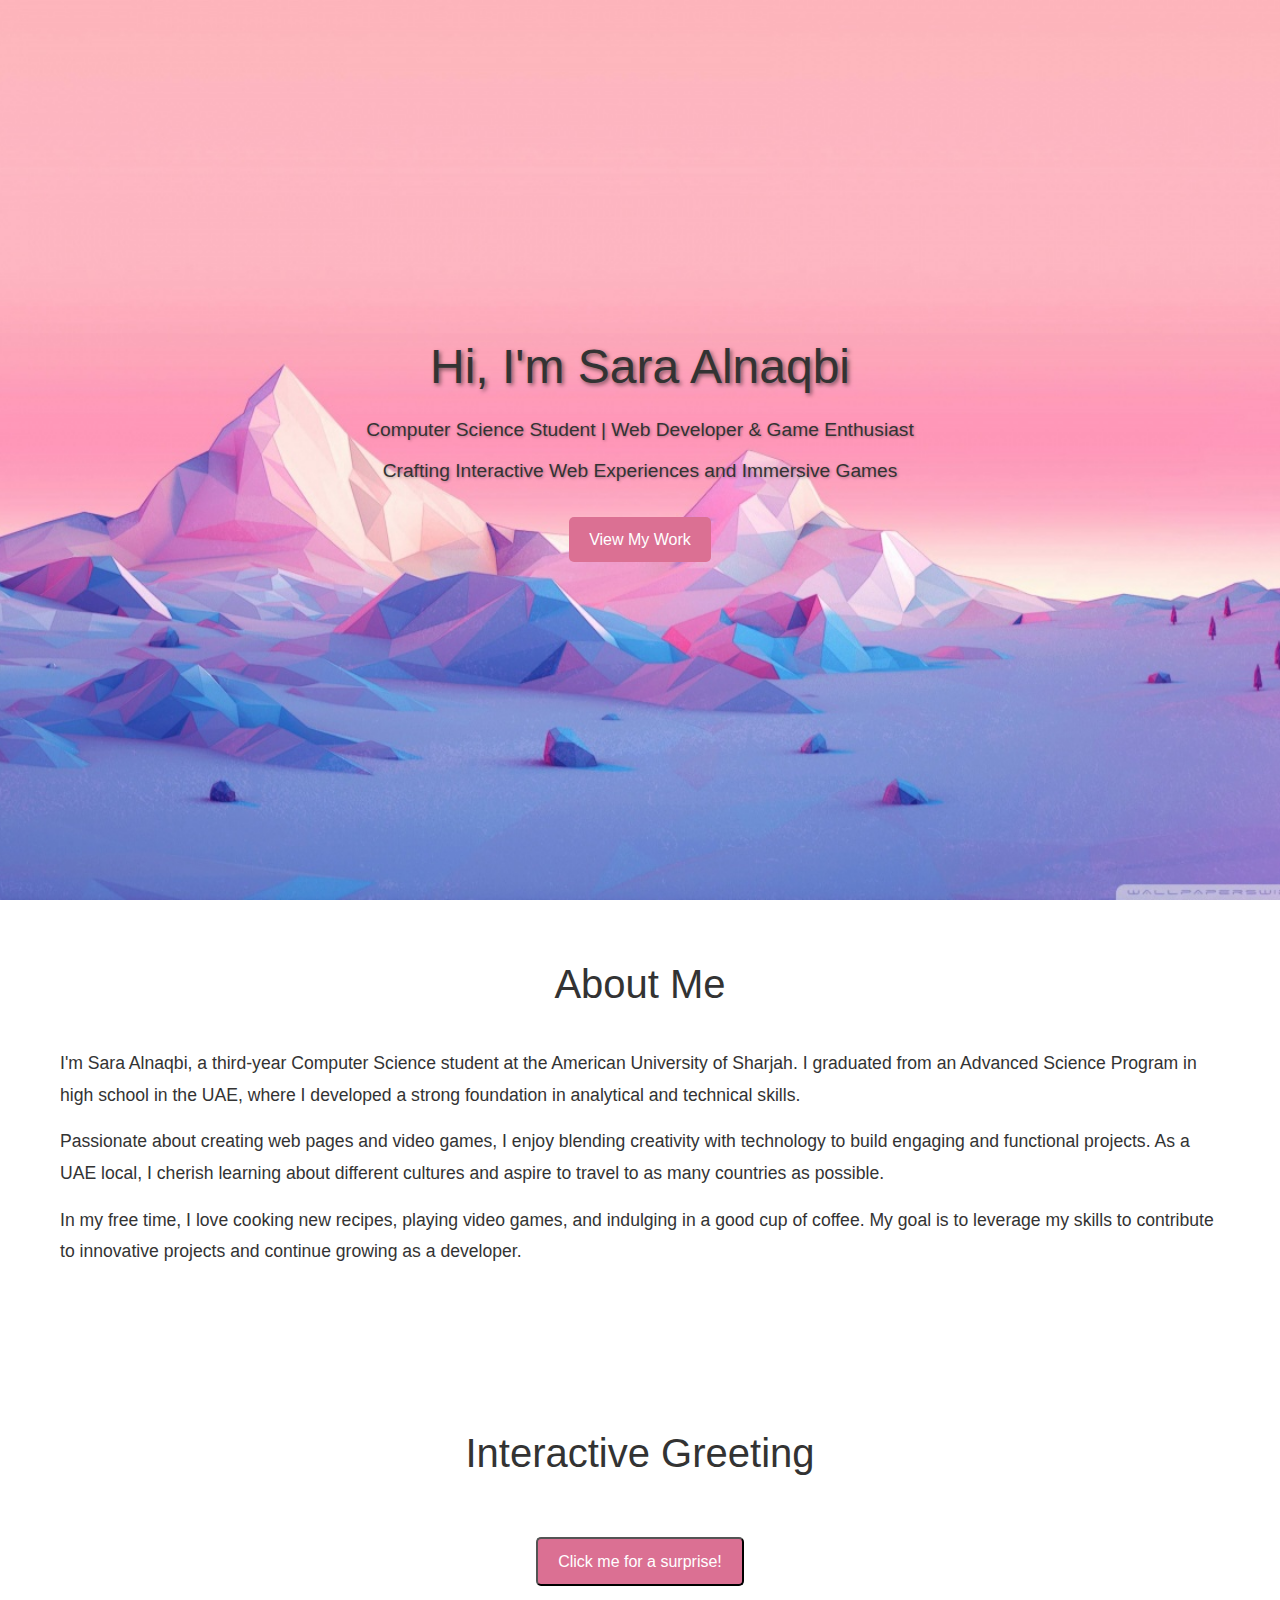
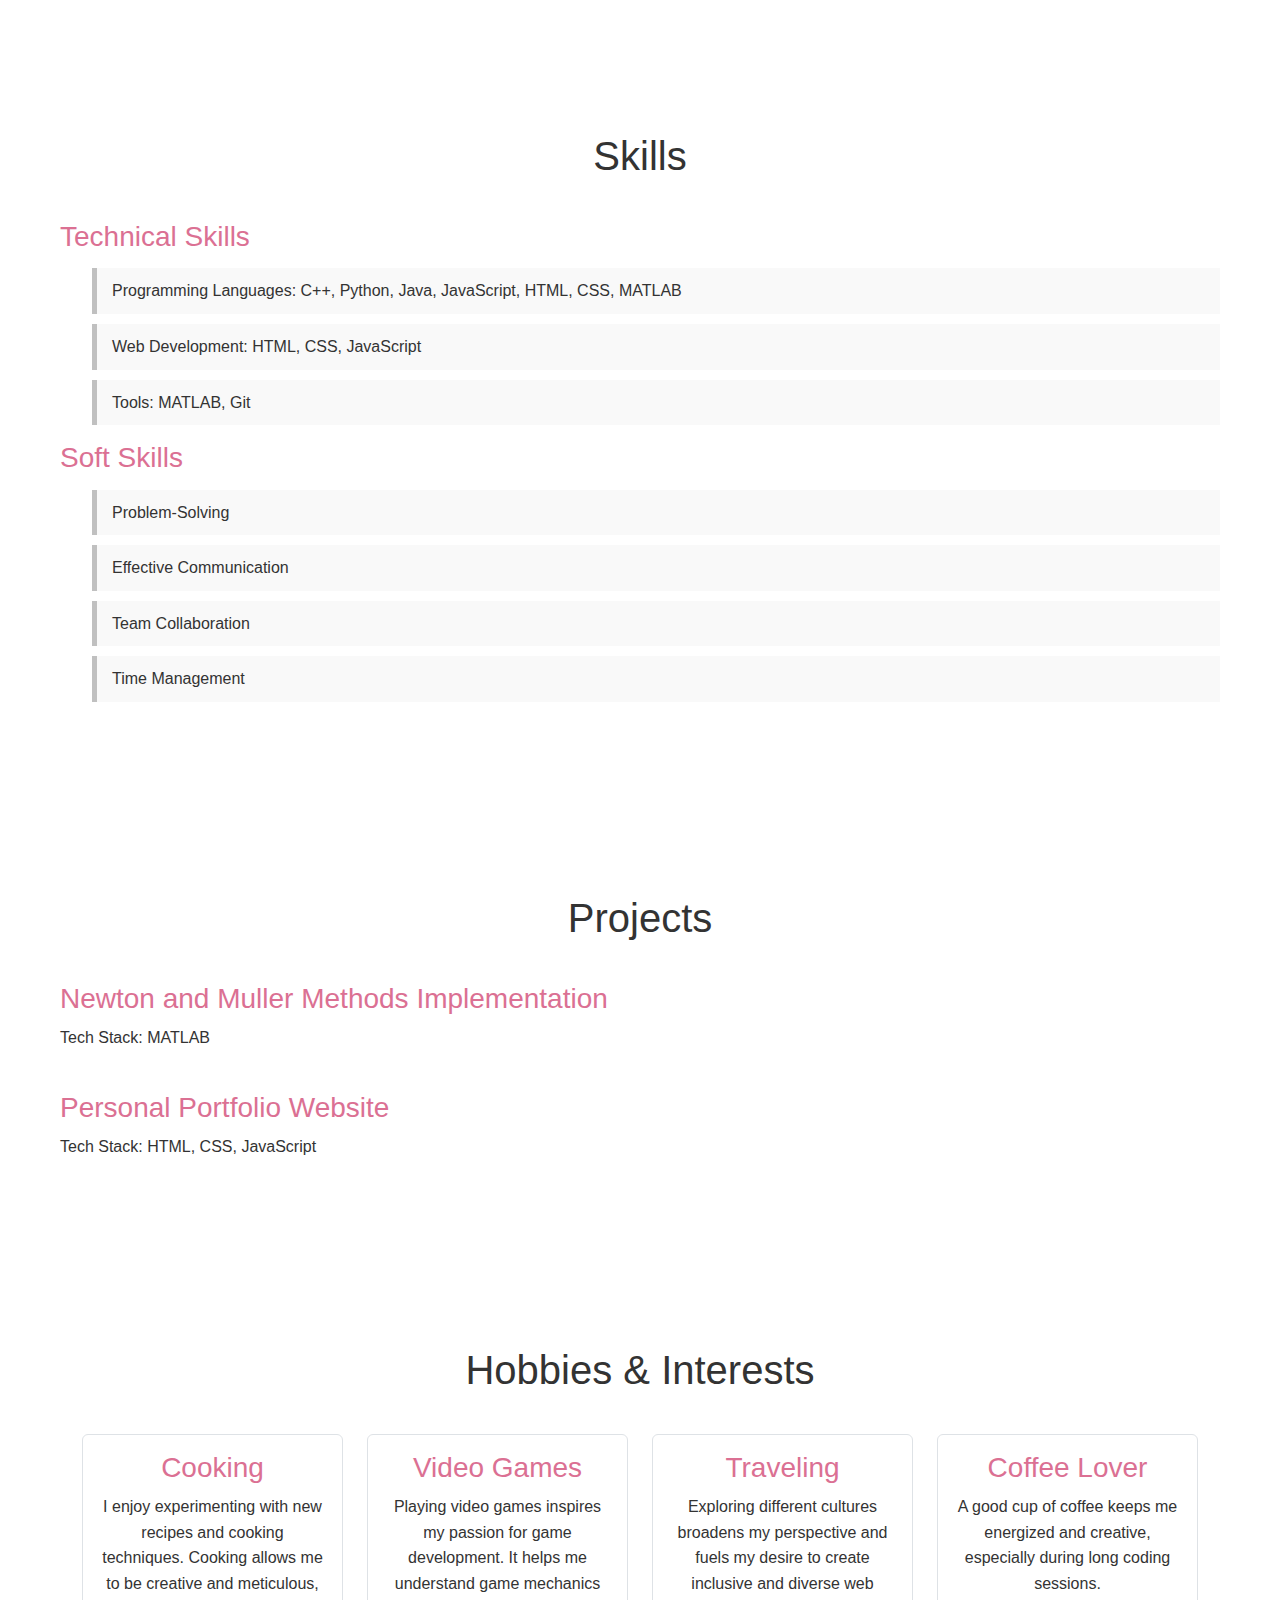
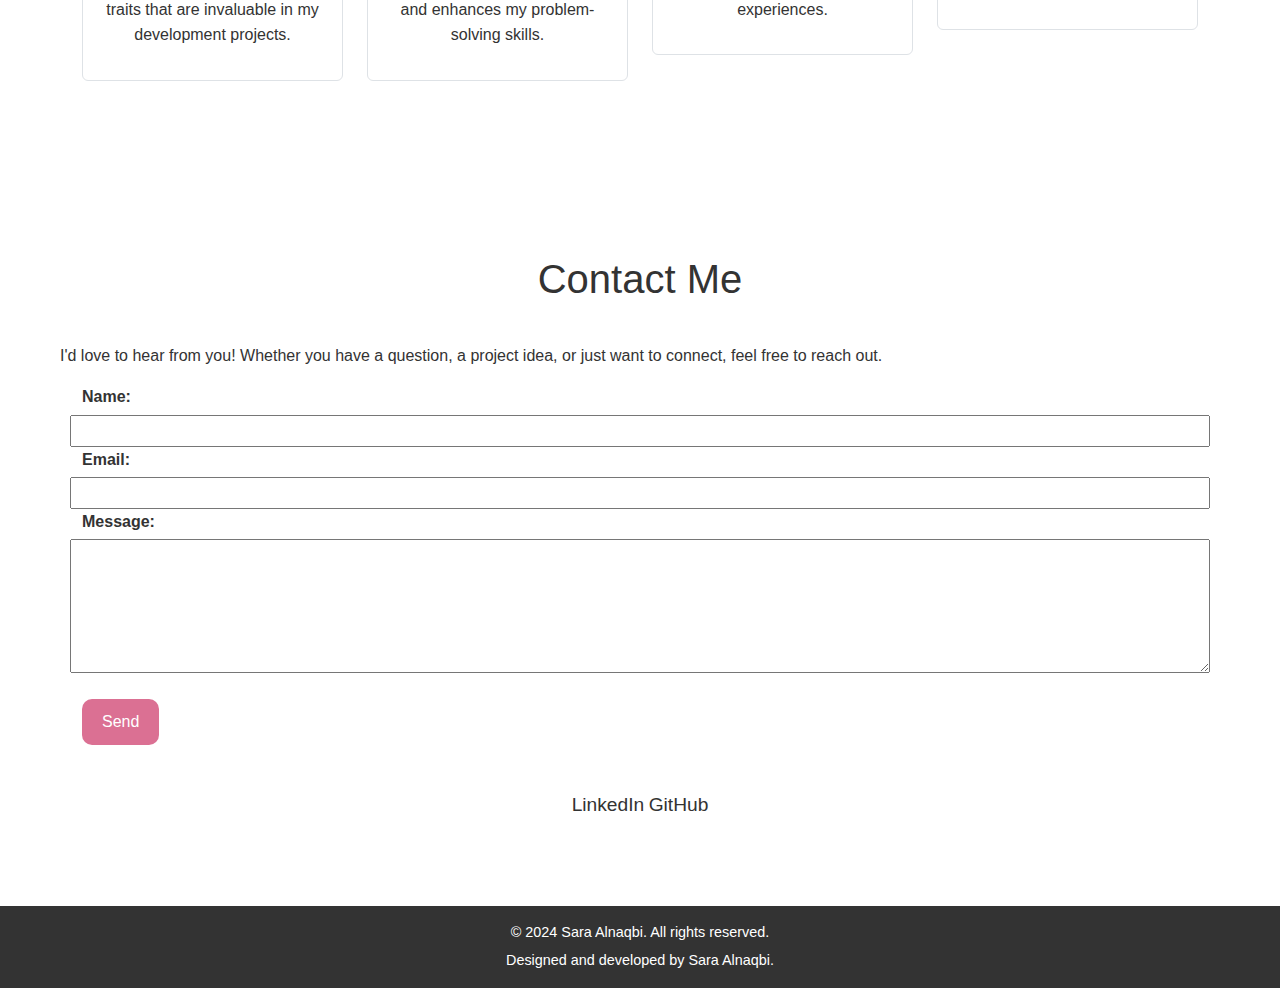
<file: index.html>
<!DOCTYPE html>
<html>
<head>
    <meta charset = "utf-8">
    <title>My Personal Portfolio</title>
    <meta name="viewport" content="width=device-width, initial-scale=1"> 
    <link href="https://cdn.jsdelivr.net/npm/bootstrap@5.3.3/dist/css/bootstrap.min.css" rel="stylesheet">
    <link href="Styles.css" rel="stylesheet">
</head>

<body>

    
    <header class="top">
        <h1>Hi, I'm Sara Alnaqbi</h1>
        <p>Computer Science Student | Web Developer & Game Enthusiast</p>
        <p>Crafting Interactive Web Experiences and Immersive Games</p>
        <a href="#projects" class="cta-button">View My Work</a>
    </header>
    <section id="about">
        <h2>About Me</h2>
        <p>I'm Sara Alnaqbi, a third-year Computer Science student at the American University of Sharjah. I graduated from an Advanced Science Program in high school in the UAE, where I developed a strong foundation in analytical and technical skills.</p>
        <p>Passionate about creating web pages and video games, I enjoy blending creativity with technology to build engaging and functional projects. As a UAE local, I cherish learning about different cultures and aspire to travel to as many countries as possible.</p>
        <p>In my free time, I love cooking new recipes, playing video games, and indulging in a good cup of coffee. My goal is to leverage my skills to contribute to innovative projects and continue growing as a developer.</p>
    </section>

    <br>
    <section id="dynamic-message">
        <h2>Interactive Greeting</h2>
        <button id="greet-btn" class="cta-button">Click me for a surprise!</button>
        <p id="greeting-message" style="display:none; margin-top:20px; "></p>
      </section>

    <br>

    <section id="skills">
        <h2>Skills</h2>
        <div class="skills-container">
          <div class="skill-category">
            <h3>Technical Skills</h3>
            <ul>
              <li>Programming Languages: C++, Python, Java, JavaScript, HTML, CSS, MATLAB</li>
              <li>Web Development: HTML, CSS, JavaScript</li>
              <li>Tools: MATLAB, Git</li>
            </ul>
          </div>
          <div class="skill-category">
            <h3>Soft Skills</h3>
            <ul>
              <li>Problem-Solving</li>
              <li>Effective Communication</li>
              <li>Team Collaboration</li>
              <li>Time Management</li>
            </ul>
          </div>
        </div>
      </section>

      <br>



      <section id="projects">
        <h2>Projects</h2>
        
        <div class="project" data-details="Developed MATLAB scripts to implement Newton's and Muller's methods for solving root-finding problems.">
            <h3 class="project-title">Newton and Muller Methods Implementation</h3>
            <p>Tech Stack: MATLAB</p>
        </div>
        
        <div class="project" data-details="Currently designing my personal portfolio to showcase my skills, projects, and interests.">
            <h3 class="project-title">Personal Portfolio Website</h3>
            <p>Tech Stack: HTML, CSS, JavaScript</p>
        </div>
    </section>
      
      <br>

      <section id="hobbies">
        <h2>Hobbies & Interests</h2>
        <div class="container">
            <div class="row">
                <div class="col-md-3 col-sm-6 mb-4">
                    <div class="hobby text-center p-3 border rounded">
                        <h3>Cooking</h3>
                        <p>I enjoy experimenting with new recipes and cooking techniques. Cooking allows me to be creative and meticulous, traits that are invaluable in my development projects.</p>
                    </div>
                </div>
                <div class="col-md-3 col-sm-6 mb-4">
                    <div class="hobby text-center p-3 border rounded">
                        <h3>Video Games</h3>
                        <p>Playing video games inspires my passion for game development. It helps me understand game mechanics and enhances my problem-solving skills.</p>
                    </div>
                </div>
                <div class="col-md-3 col-sm-6 mb-4">
                    <div class="hobby text-center p-3 border rounded">
                        <h3>Traveling</h3>
                        <p>Exploring different cultures broadens my perspective and fuels my desire to create inclusive and diverse web experiences.</p>
                    </div>
                </div>
                <div class="col-md-3 col-sm-6 mb-4">
                    <div class="hobby text-center p-3 border rounded">
                        <h3>Coffee Lover</h3>
                        <p>A good cup of coffee keeps me energized and creative, especially during long coding sessions.</p>
                    </div>
                </div>
            </div>
        </div>
    </section>
    

  

      <section id="contact">
        <h2>Contact Me</h2>
   
        <p>I'd love to hear from you! Whether you have a question, a project idea, or just want to connect, feel free to reach out.</p>
        
        <form action="Saraalnaqbi66@hotmail.com" method="post">
            <div class ="container">
            <div class ="row">
          <label for="name">Name:</label>
          <input type="text" id="name" name="name" required>
          </div>
          <div class ="row">
          <label for="email">Email:</label>
          <input type="email" id="email" name="email" required>
          </div>
          <div class ="row">
          <label for="message">Message:</label>
          <textarea id="message" name="message" rows="5" required></textarea>
          </div>
          <br>
          <button type="submit" class="sendbtn">Send</button>
          </div>
        </form>
        <br>

        <div class="social-links">
          <a href="https://www.linkedin.com/in/sara-alnaqbi-57799224b/?jobid=1234" target="_blank">LinkedIn</a>
          <a href="https://github.com/omgitssara" target="_blank">GitHub</a>
        </div>
        <br>
      </section>
      
      <footer>
        <p>© 2024 Sara Alnaqbi. All rights reserved.</p>
        <p>Designed and developed by Sara Alnaqbi.</p>
      </footer>
      
</body>

<script src="scripts.js"></script>

</html>
</file>
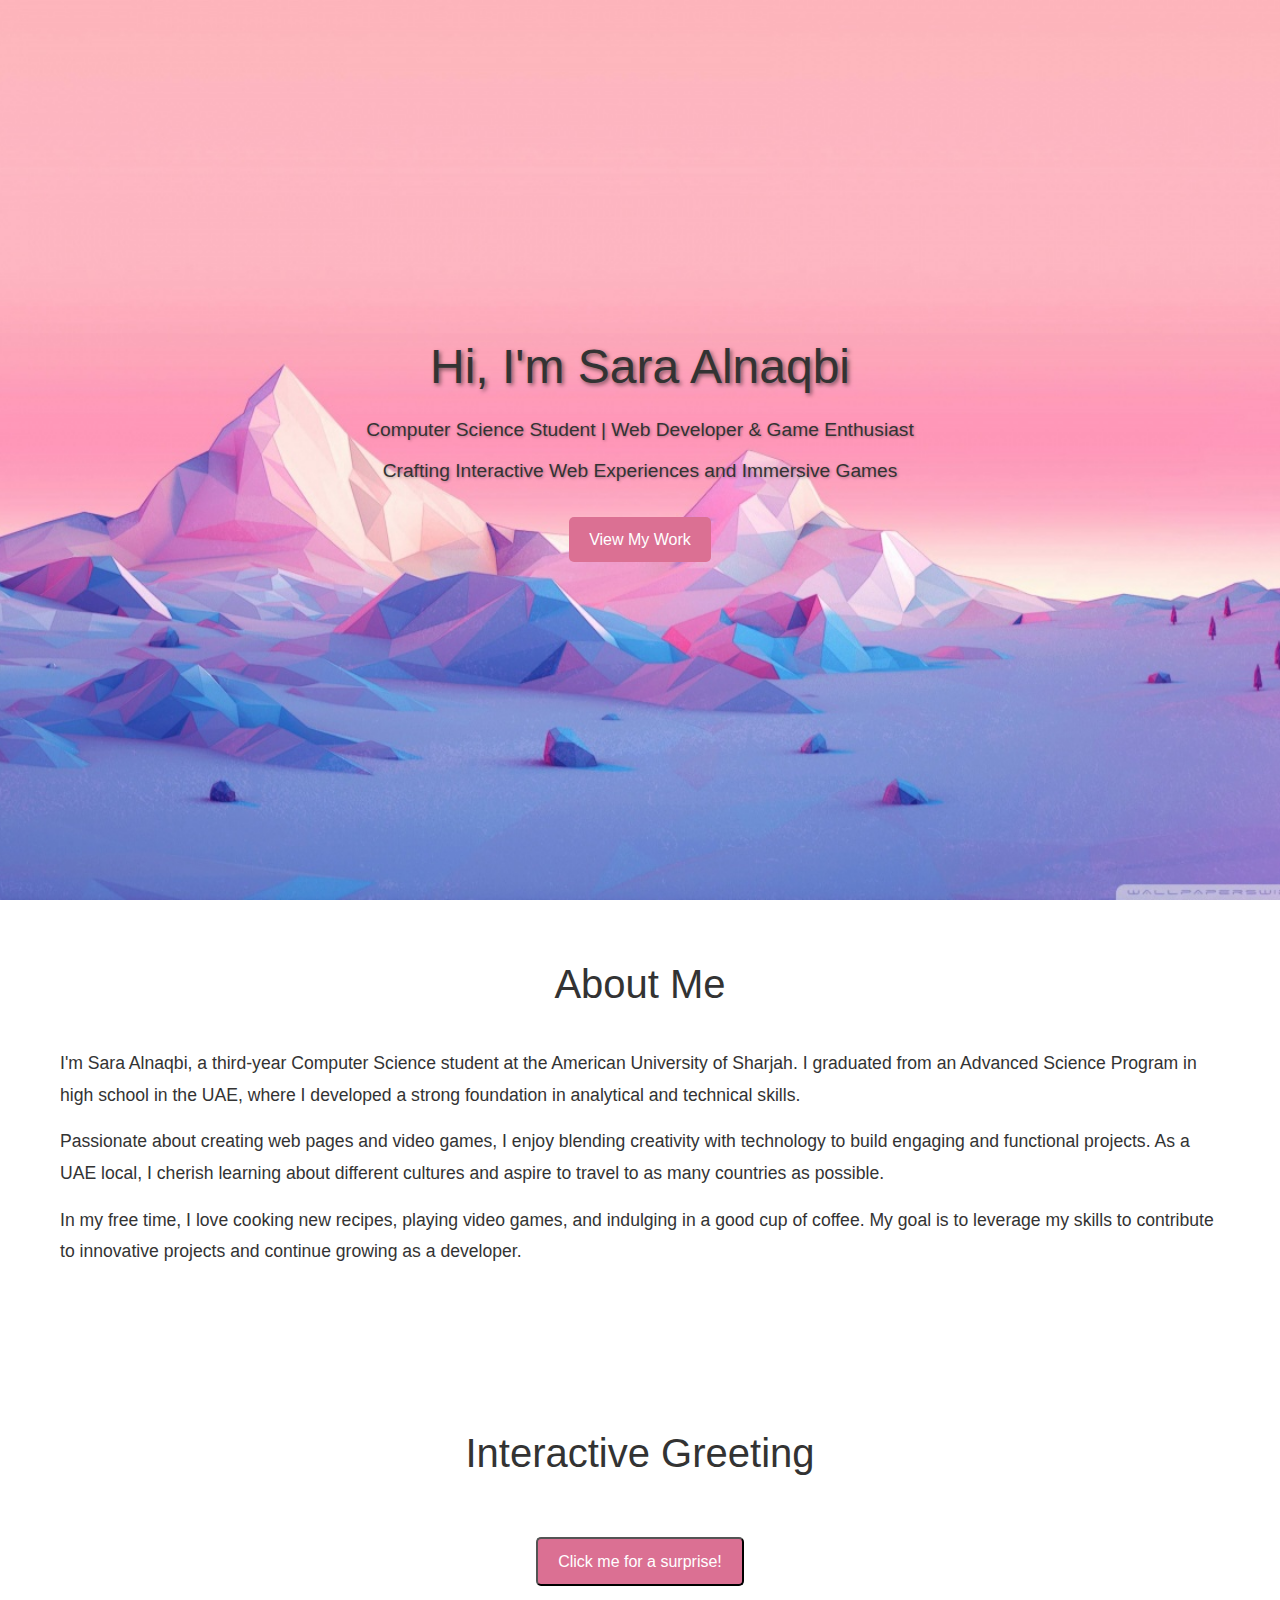
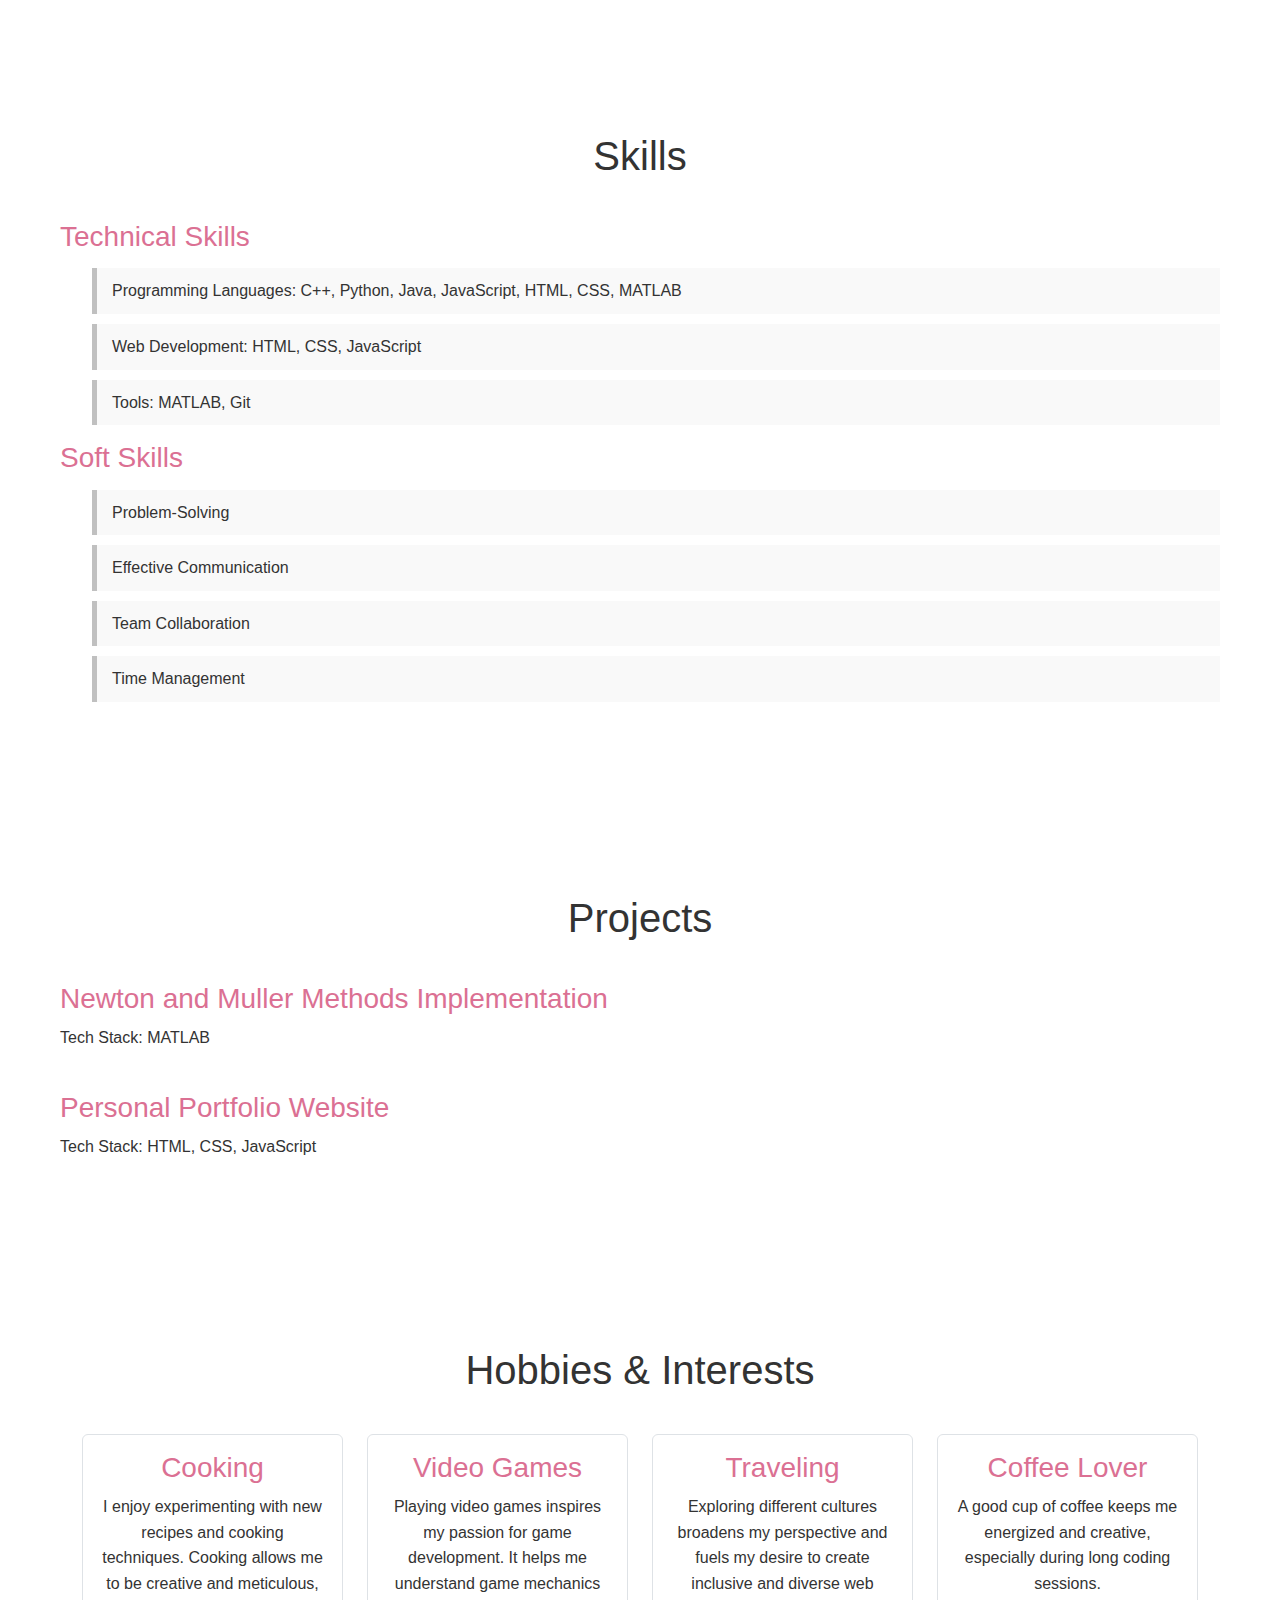
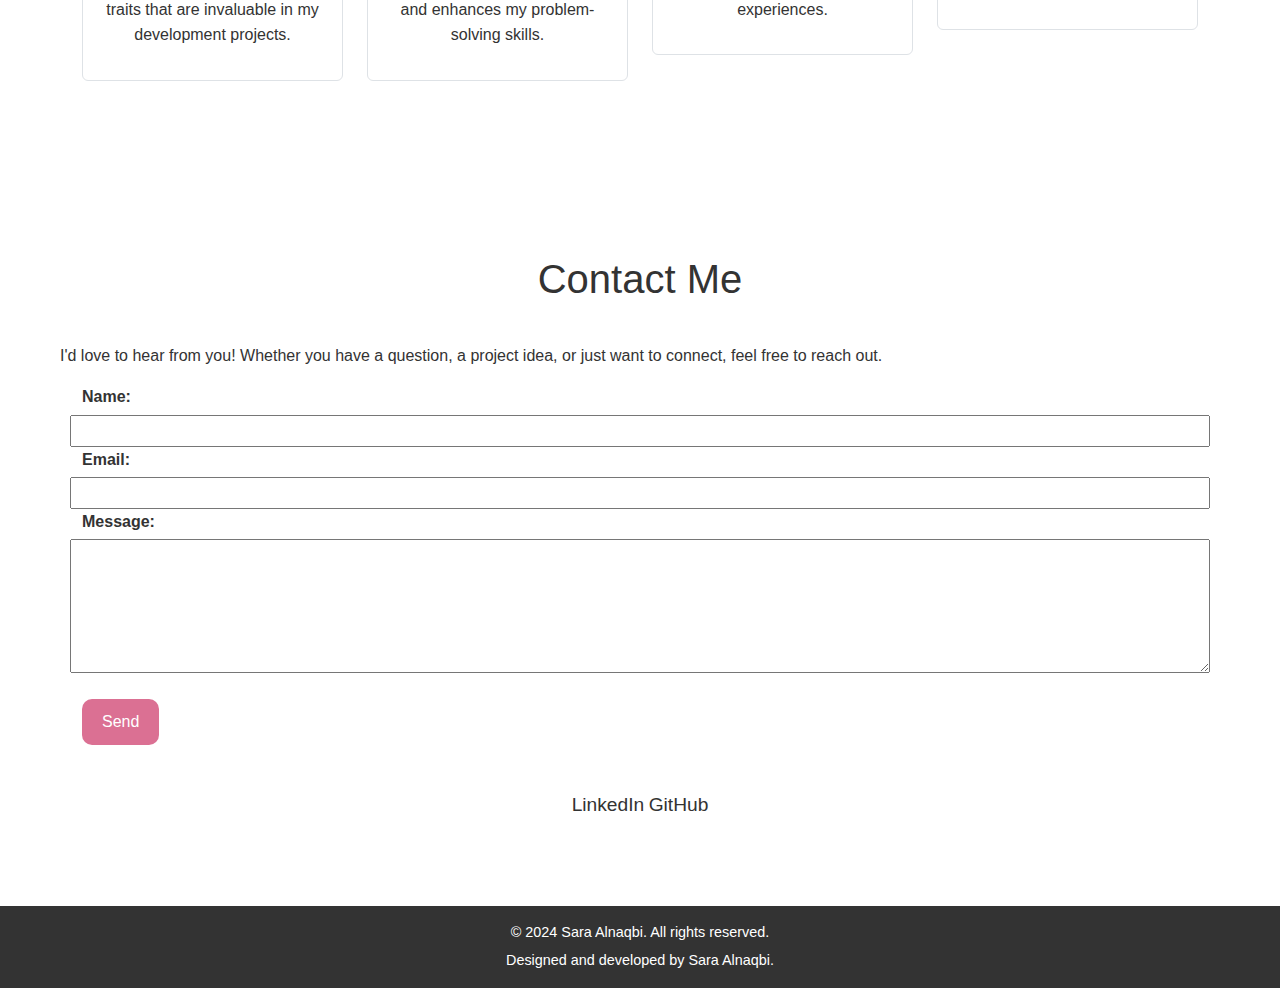
<file: HW1.html>
<!DOCTYPE html>
<html>
<head>
    <meta charset = "utf-8">
    <title>My Personal Portfolio</title>
    <meta name="viewport" content="width=device-width, initial-scale=1"> 
    <link href="https://cdn.jsdelivr.net/npm/bootstrap@5.3.3/dist/css/bootstrap.min.css" rel="stylesheet">
    <link href="Styles.css" rel="stylesheet">
</head>

<body>

    
    <header class="top">
        <h1>Hi, I'm Sara Alnaqbi</h1>
        <p>Computer Science Student | Web Developer & Game Enthusiast</p>
        <p>Crafting Interactive Web Experiences and Immersive Games</p>
        <a href="#projects" class="cta-button">View My Work</a>
    </header>
    <section id="about">
        <h2>About Me</h2>
        <p>I'm Sara Alnaqbi, a third-year Computer Science student at the American University of Sharjah. I graduated from an Advanced Science Program in high school in the UAE, where I developed a strong foundation in analytical and technical skills.</p>
        <p>Passionate about creating web pages and video games, I enjoy blending creativity with technology to build engaging and functional projects. As a UAE local, I cherish learning about different cultures and aspire to travel to as many countries as possible.</p>
        <p>In my free time, I love cooking new recipes, playing video games, and indulging in a good cup of coffee. My goal is to leverage my skills to contribute to innovative projects and continue growing as a developer.</p>
    </section>

    <br>
    <section id="dynamic-message">
        <h2>Interactive Greeting</h2>
        <button id="greet-btn" class="cta-button">Click me for a surprise!</button>
        <p id="greeting-message" style="display:none; margin-top:20px; "></p>
      </section>

    <br>

    <section id="skills">
        <h2>Skills</h2>
        <div class="skills-container">
          <div class="skill-category">
            <h3>Technical Skills</h3>
            <ul>
              <li>Programming Languages: C++, Python, Java, JavaScript, HTML, CSS, MATLAB</li>
              <li>Web Development: HTML, CSS, JavaScript</li>
              <li>Tools: MATLAB, Git</li>
            </ul>
          </div>
          <div class="skill-category">
            <h3>Soft Skills</h3>
            <ul>
              <li>Problem-Solving</li>
              <li>Effective Communication</li>
              <li>Team Collaboration</li>
              <li>Time Management</li>
            </ul>
          </div>
        </div>
      </section>

      <br>



      <section id="projects">
        <h2>Projects</h2>
        
        <div class="project" data-details="Developed MATLAB scripts to implement Newton's and Muller's methods for solving root-finding problems.">
            <h3 class="project-title">Newton and Muller Methods Implementation</h3>
            <p>Tech Stack: MATLAB</p>
        </div>
        
        <div class="project" data-details="Currently designing my personal portfolio to showcase my skills, projects, and interests.">
            <h3 class="project-title">Personal Portfolio Website</h3>
            <p>Tech Stack: HTML, CSS, JavaScript</p>
        </div>
    </section>
      
      <br>

      <section id="hobbies">
        <h2>Hobbies & Interests</h2>
        <div class="container">
            <div class="row">
                <div class="col-md-3 col-sm-6 mb-4">
                    <div class="hobby text-center p-3 border rounded">
                        <h3>Cooking</h3>
                        <p>I enjoy experimenting with new recipes and cooking techniques. Cooking allows me to be creative and meticulous, traits that are invaluable in my development projects.</p>
                    </div>
                </div>
                <div class="col-md-3 col-sm-6 mb-4">
                    <div class="hobby text-center p-3 border rounded">
                        <h3>Video Games</h3>
                        <p>Playing video games inspires my passion for game development. It helps me understand game mechanics and enhances my problem-solving skills.</p>
                    </div>
                </div>
                <div class="col-md-3 col-sm-6 mb-4">
                    <div class="hobby text-center p-3 border rounded">
                        <h3>Traveling</h3>
                        <p>Exploring different cultures broadens my perspective and fuels my desire to create inclusive and diverse web experiences.</p>
                    </div>
                </div>
                <div class="col-md-3 col-sm-6 mb-4">
                    <div class="hobby text-center p-3 border rounded">
                        <h3>Coffee Lover</h3>
                        <p>A good cup of coffee keeps me energized and creative, especially during long coding sessions.</p>
                    </div>
                </div>
            </div>
        </div>
    </section>
    

  

      <section id="contact">
        <h2>Contact Me</h2>
   
        <p>I'd love to hear from you! Whether you have a question, a project idea, or just want to connect, feel free to reach out.</p>
        
        <form action="Saraalnaqbi66@hotmail.com" method="post">
            <div class ="container">
            <div class ="row">
          <label for="name">Name:</label>
          <input type="text" id="name" name="name" required>
          </div>
          <div class ="row">
          <label for="email">Email:</label>
          <input type="email" id="email" name="email" required>
          </div>
          <div class ="row">
          <label for="message">Message:</label>
          <textarea id="message" name="message" rows="5" required></textarea>
          </div>
          <br>
          <button type="submit" class="sendbtn">Send</button>
          </div>
        </form>
        <br>

        <div class="social-links">
          <a href="https://www.linkedin.com/in/sara-alnaqbi-57799224b/?jobid=1234" target="_blank">LinkedIn</a>
          <a href="https://github.com/omgitssara" target="_blank">GitHub</a>
        </div>
        <br>
      </section>
      
      <footer>
        <p>© 2024 Sara Alnaqbi. All rights reserved.</p>
        <p>Designed and developed by Sara Alnaqbi.</p>
      </footer>
      
</body>

<script src="scripts.js"></script>

</html>
</file>
<file: Styles.css>
body {
    font-family: 'Segoe UI', Tahoma, Geneva, Verdana, sans-serif;
    line-height: 1.6;
    color: #333;
}

.top {
    background: url('HWbck1.jpg') no-repeat center center/cover;
    height: 100vh;
    padding: 60px 20px;
    display: flex;
    flex-direction: column;
    justify-content: center;
    align-items: center;
}

.top h1 {
    font-size: 3em;
    margin-bottom: 20px;
    text-shadow: 2px 2px 4px rgba(0,0,0,0.5);
}

.top p {
    font-size: 1.2em;
    margin-bottom: 10px;
    text-shadow: 1px 1px 3px rgba(0,0,0,0.3);
}

.cta-button {
    margin-top: 20px;
    padding: 10px 20px;
    background-color: palevioletred;
    color: #fff;
    text-decoration: none;
    border-radius: 5px;
}

.cta-button:hover {
    background-color: silver;
    color: #fff;
}

section {
    padding: 60px 20px;
    max-width: 1200px;
    margin: auto;
}
section h2 {
    text-align: center;
    margin-bottom: 40px;
    font-size: 2.5em;
    color: #333;
}

#about p {
    margin-bottom: 15px;
    font-size: 1.1em;
    line-height: 1.8;
}



#dynamic-message {
    text-align: center;
    margin: 0 auto;
    max-width: 500px; 
}


#skills {
    margin-bottom: 30px;
}

#skills h3 {
    color: palevioletred;
    margin-bottom: 15px;
}

#skills ul {
    list-style: none;
}

#skills ul li {
    background: #f9f9f9;
    margin-bottom: 10px;
    padding: 10px 15px;
    border-left: 5px solid silver;
}

#skills ul li:hover {
    background: #f1f1f1;
}


.project {
    margin-bottom: 40px;
}

.project h3 {
    color: palevioletred;
    margin-bottom: 10px;
}

.project p {
    margin-bottom: 10px;
    font-size: 1em;
    line-height: 1.6;
}

.project a {
    color: palevioletred;
    text-decoration: none;
    font-weight: bold;
}

.project a:hover {
    color: silver;
}

.project-title {
    cursor: pointer; /* Show pointer cursor on hover */
    color: palevioletred; /* Change color to match your theme */
    transition: color 0.3s;
}

.project-title:hover {
    color: silver; /* Change color on hover */
}



.hobby {
    margin-bottom: 30px;
}

.hobby h3 {
    color: palevioletred;
    margin-bottom: 10px;
}

.hobby p {
    font-size: 1em;
    line-height: 1.6;
}

#contact form {
    display: flex;
    flex-direction: column;
}

#contact label {
    margin-bottom: 5px;
    font-weight: bold;
}

.sendbtn {
    padding: 10px 20px;
    background-color: palevioletred;
    color: #fff;
    border: none;
    border-radius: 10px;
}

.sendbtn:hover {
    background-color: silver;
}

.social-links {
    text-align: center;
    margin-top: 20px;
}

.social-links a {
    font-family:  'Arial', sans-serif;
    color: #333;
    text-decoration: none;
    font-size: 1.2em;
}

.social-links a:hover {
    color: palevioletred;
}


footer {
    background-color: #333;
    color: #fff;
    text-align: center;
    padding: 10px 0;
    font-size: 0.9em;
}

footer p {
    margin: 5px 0;
}

@media (max-width: 768px) {
    .hobbies-container {
        flex-direction: column;
        align-items: center;
    }

    .hobby {
        flex: 1 1 100%;
        max-width: 600px;
    }

    .skills-container{
        flex-direction: column;
    }

    .skill-category {
        flex: 1 1 100%;
    }

    .top h1 {
        font-size: 2.5em;
    }

    .top p {
        font-size: 1em;
    }

    .cta-button {
        padding: 8px 16px;
        font-size: 1em;
    }
}
</file>
